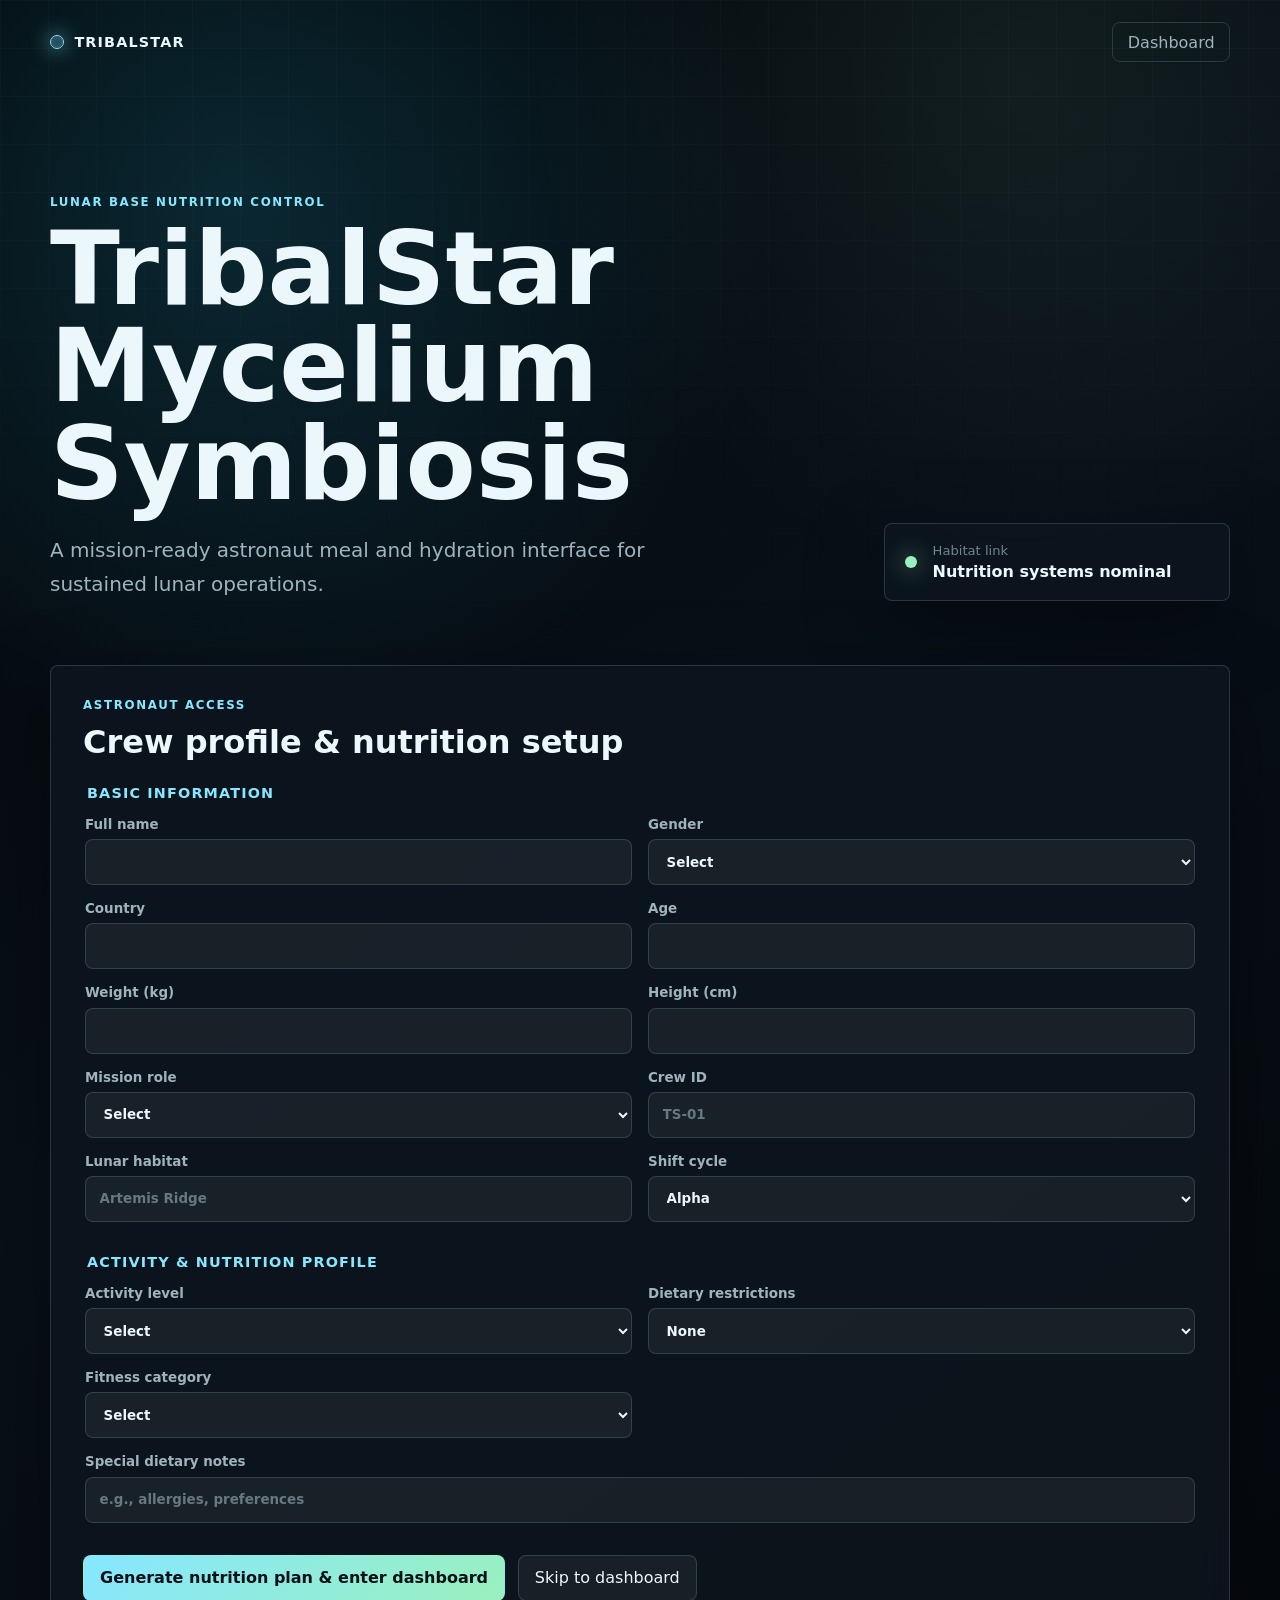
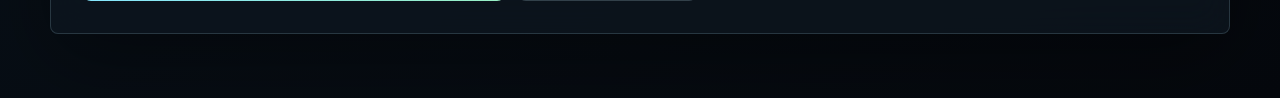
<file: index.html>
<!doctype html>
<html lang="en">
<head>
  <meta charset="utf-8">
  <meta name="viewport" content="width=device-width, initial-scale=1">
  <title>TribalStar Mycelium Symbiosis</title>
  <meta name="description" content="Astronaut profile access for the TribalStar Mycelium Symbiosis lunar-base meal-control system.">
  <link rel="stylesheet" href="styles.css">
  <script src="script.js" defer></script>
</head>
<body data-page="profile">
  <a class="skip-link" href="#profile-form">Skip to profile form</a>

  <header class="site-header">
    <a class="brand-mark" href="index.html" aria-label="TribalStar Mycelium Symbiosis home">
      <span class="brand-symbol" aria-hidden="true"></span>
      <span>TribalStar</span>
    </a>
    <nav class="top-nav" aria-label="Primary navigation">
      <a href="food.html">Dashboard</a>
    </nav>
  </header>

  <main class="landing-shell">
    <section class="hero-grid" aria-labelledby="hero-title">
      <div class="hero-copy">
        <p class="eyebrow">Lunar base nutrition control</p>
        <h1 id="hero-title">TribalStar Mycelium Symbiosis</h1>
        <p class="hero-lede">A mission-ready astronaut meal and hydration interface for sustained lunar operations.</p>
      </div>

      <aside class="mission-status" aria-label="System status">
        <span class="status-light" aria-hidden="true"></span>
        <div>
          <p class="status-label">Habitat link</p>
          <p class="status-value">Nutrition systems nominal</p>
        </div>
      </aside>
    </section>

    <section class="panel profile-panel" aria-labelledby="profile-title">
      <div class="section-heading">
        <p class="eyebrow">Astronaut access</p>
        <h2 id="profile-title">Crew profile & nutrition setup</h2>
      </div>

      <form id="profile-form" class="profile-form">
        <!-- Basic Crew Information -->
        <div class="form-section">
          <fieldset class="form-section">
            <legend>Basic Information</legend>
            <div class="form-grid">
              <label>
                <span>Full name</span>
                <input name="fullName" type="text" autocomplete="name" required>
              </label>

              <label>
                <span>Gender</span>
                <select name="gender" required>
                  <option value="">Select</option>
                  <option>Female</option>
                  <option>Male</option>
                  <option>Non-binary</option>
                  <option>Prefer not to say</option>
                </select>
              </label>

              <label>
                <span>Country</span>
                <input name="country" type="text" autocomplete="country-name" required>
              </label>

              <label>
                <span>Age</span>
                <input name="age" type="number" min="16" max="90" inputmode="numeric" required>
              </label>

              <label>
                <span>Weight (kg)</span>
                <input name="weight" type="number" min="30" max="180" step="0.1" inputmode="decimal" required>
              </label>

              <label>
                <span>Height (cm)</span>
                <input name="height" type="number" min="120" max="230" step="0.1" inputmode="decimal" required>
              </label>

              <label>
                <span>Mission role</span>
                <select name="missionRole" required>
                  <option value="">Select</option>
                  <option>Commander</option>
                  <option>Pilot</option>
                  <option>Mission specialist</option>
                  <option>Flight engineer</option>
                  <option>Medical officer</option>
                  <option>Botany specialist</option>
                </select>
              </label>

              <label>
                <span>Crew ID</span>
                <input name="crewId" type="text" autocomplete="off" placeholder="TS-01">
              </label>

              <label>
                <span>Lunar habitat</span>
                <input name="habitat" type="text" autocomplete="off" placeholder="Artemis Ridge">
              </label>

              <label>
                <span>Shift cycle</span>
                <select name="shiftCycle">
                  <option>Alpha</option>
                  <option>Beta</option>
                  <option>Gamma</option>
                  <option>Delta</option>
                </select>
              </label>
            </div>
          </fieldset>
        </div>

        <!-- Activity Level & Nutrition Preferences -->
        <div class="form-section">
          <fieldset class="form-section">
            <legend>Activity & Nutrition Profile</legend>
            <div class="form-grid">
              <label>
                <span>Activity level</span>
                <select name="activityLevel" required>
                  <option value="">Select</option>
                  <option value="sedentary">Sedentary (minimal EVA)</option>
                  <option value="low">Low Activity (routine operations)</option>
                  <option value="moderate">Moderate (standard missions)</option>
                  <option value="high">High Activity (EVA missions)</option>
                  <option value="very-high">Very High (intense EVA)</option>
                </select>
              </label>

              <label>
                <span>Dietary restrictions</span>
                <select name="dietaryRestrictions">
                  <option value="">None</option>
                  <option>Vegetarian</option>
                  <option>Vegan</option>
                  <option>Gluten-free</option>
                  <option>Nut allergies</option>
                  <option>Other</option>
                </select>
              </label>

              <label>
                <span>Fitness category</span>
                <select name="fitnessCategory" required>
                  <option value="">Select</option>
                  <option value="sedentary">Sedentary</option>
                  <option value="light">Lightly active</option>
                  <option value="moderate">Moderately active</option>
                  <option value="active">Very active</option>
                  <option value="intense">Extremely active</option>
                </select>
              </label>

              <label class="full-width">
                <span>Special dietary notes</span>
                <input name="dietaryNotes" type="text" placeholder="e.g., allergies, preferences">
              </label>
            </div>
          </fieldset>
        </div>

        <div class="form-actions">
          <button class="button primary" type="submit">Generate nutrition plan & enter dashboard</button>
          <a class="button secondary" href="food.html" id="skip-link">Skip to dashboard</a>
        </div>
      </form>

      <p class="saved-state" id="saved-profile-note" hidden>Profile updated. Your personalized nutrition plan is ready.</p>
    </section>
  </main>
</body>
</html>
</file>
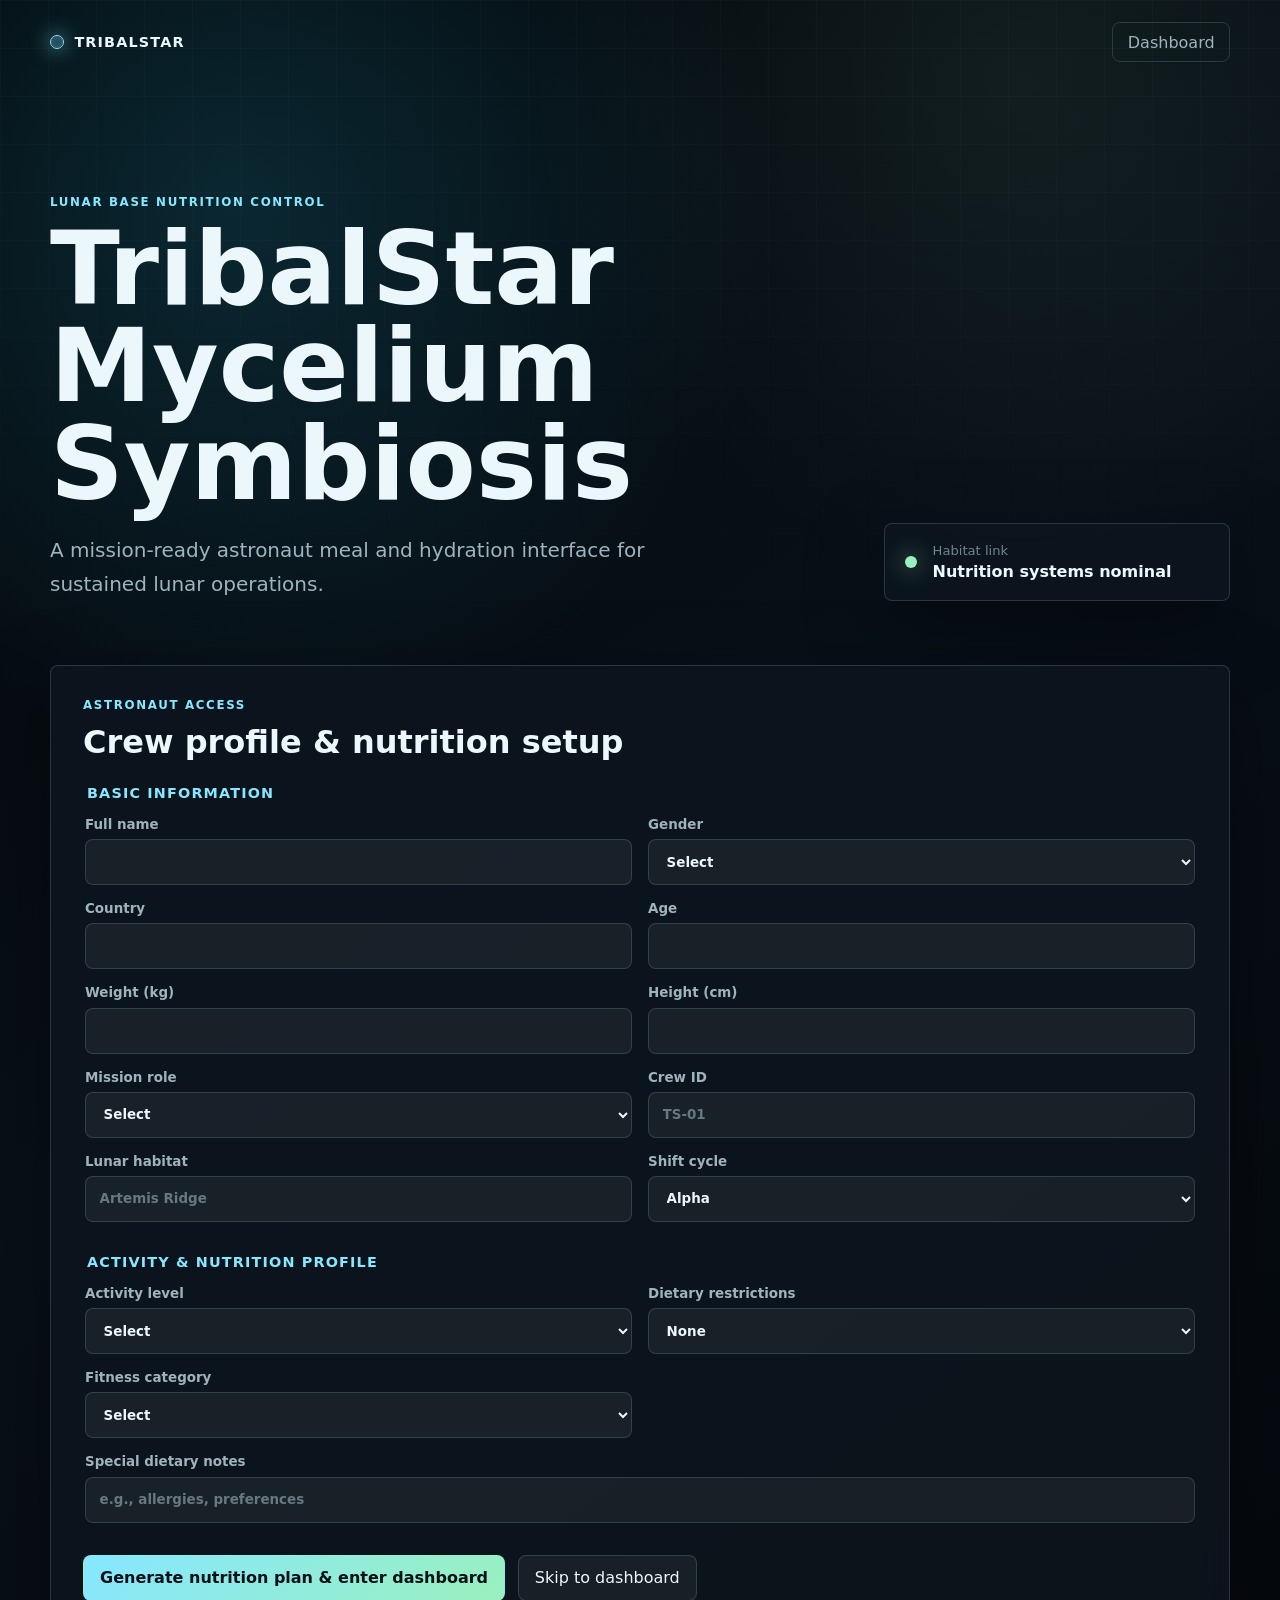
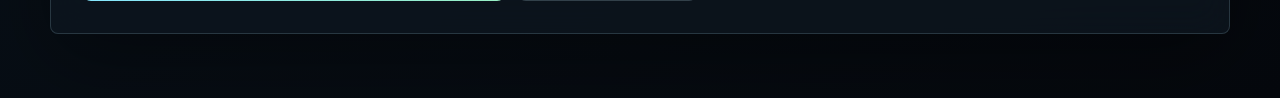
<file: food.html>
<!doctype html>
<html lang="en">
<head>
  <meta charset="utf-8">
  <meta name="viewport" content="width=device-width, initial-scale=1">
  <title>Meal Dashboard | TribalStar Mycelium Symbiosis</title>
  <meta name="description" content="Astronaut meal, hydration, and nutrition dashboard for TribalStar Mycelium Symbiosis.">
  <link rel="stylesheet" href="styles.css">
  <script src="script.js" defer></script>
</head>
<body data-page="dashboard">
  <a class="skip-link" href="#day-plan">Skip to day plan</a>

  <header class="site-header">
    <a class="brand-mark" href="index.html" aria-label="TribalStar Mycelium Symbiosis home">
      <span class="brand-symbol" aria-hidden="true"></span>
      <span>TribalStar</span>
    </a>
    <nav class="top-nav" aria-label="Primary navigation">
      <a href="index.html">Profile</a>
    </nav>
  </header>

  <main class="dashboard-shell">
    <section class="panel profile-card" aria-labelledby="profile-card-title">
      <div class="section-heading">
        <p class="eyebrow">Crew identity</p>
        <h1 id="profile-card-title">Astronaut profile</h1>
      </div>
      <div class="profile-summary" id="profile-summary"></div>
    </section>

    <section class="panel control-panel" aria-labelledby="mode-title">
      <div class="section-heading">
        <p class="eyebrow">Meal mode</p>
        <h2 id="mode-title">Mission day type</h2>
      </div>

      <fieldset class="mode-selector" id="mode-selector">
        <legend class="sr-only">Select meal mode</legend>
        <label><input type="radio" name="mealMode" value="standard"> <span>Standard</span></label>
        <label><input type="radio" name="mealMode" value="low"> <span>Low Activity</span></label>
        <label><input type="radio" name="mealMode" value="high"> <span>High Activity</span></label>
        <label><input type="radio" name="mealMode" value="eva"> <span>EVA</span></label>
      </fieldset>
    </section>

    <section class="panel hydration-panel" aria-labelledby="hydration-title">
      <div class="section-heading">
        <p class="eyebrow">Hydration</p>
        <h2 id="hydration-title">Water intake</h2>
      </div>

      <div class="hydration-meter" aria-live="polite">
        <div class="meter-stats">
          <span id="hydration-consumed">0 ml consumed</span>
          <strong id="hydration-remaining">0 ml remaining</strong>
        </div>
        <div class="water-bar" role="progressbar" aria-valuemin="0" aria-valuemax="100" aria-valuenow="0" id="water-progress">
          <span class="water-fill" id="water-fill"></span>
        </div>
        <p class="microcopy" id="hydration-target">Daily requirement: 0 ml</p>
      </div>

      <form class="hydration-form" id="hydration-form">
        <label>
          <span>Consumed water (ml)</span>
          <input id="water-input" type="number" min="1" step="50" inputmode="numeric" required>
        </label>
        <button class="button primary" type="submit">Add water</button>
        <button class="button secondary" type="button" id="reset-water">Reset</button>
      </form>
    </section>

    <section class="panel future-panel" aria-labelledby="gender-title">
      <div class="section-heading">
        <p class="eyebrow">Expansion slot</p>
        <h2 id="gender-title">Gender-adjusted calorie logic</h2>
      </div>
      <div class="future-slot" id="gender-calorie-slot">
        <span>Adjustment status</span>
        <strong>No adjustment active</strong>
      </div>
    </section>

    <section class="panel future-panel" aria-labelledby="visual-title">
      <div class="section-heading">
        <p class="eyebrow">Food intelligence</p>
        <h2 id="visual-title">3D food visuals and info cards</h2>
      </div>
      <div class="visual-reserve" data-future-module="food-3d-visuals"></div>
      <div class="info-card-reserve" data-future-module="food-detail-cards"></div>
    </section>

    <!-- Replaced weekly schedule with a single Day Plan view -->
    <section class="schedule-section dayplan-section" id="day-plan" aria-labelledby="dayplan-title">
      <div class="dayplan-header">
        <div>
          <p class="eyebrow">Daily nutrition</p>
          <h2 id="dayplan-title">Today’s plan</h2>
          <p id="day-date" class="microcopy"></p>
        </div>
        <div class="day-summary" aria-hidden="false">
          <div class="day-total">
            <div class="day-total-item"><span class="microcopy">Calories</span><strong id="totals-calories">—</strong></div>
            <div class="day-total-item"><span class="microcopy">Protein</span><strong id="totals-protein">—</strong></div>
            <div class="day-total-item"><span class="microcopy">Carbs</span><strong id="totals-carbs">—</strong></div>
          </div>
          <div class="key-micros" id="key-micros"></div>
        </div>
      </div>

      <div id="day-meals" class="day-meals"></div>
    </section>
  </main>
</body>
</html>
</file>
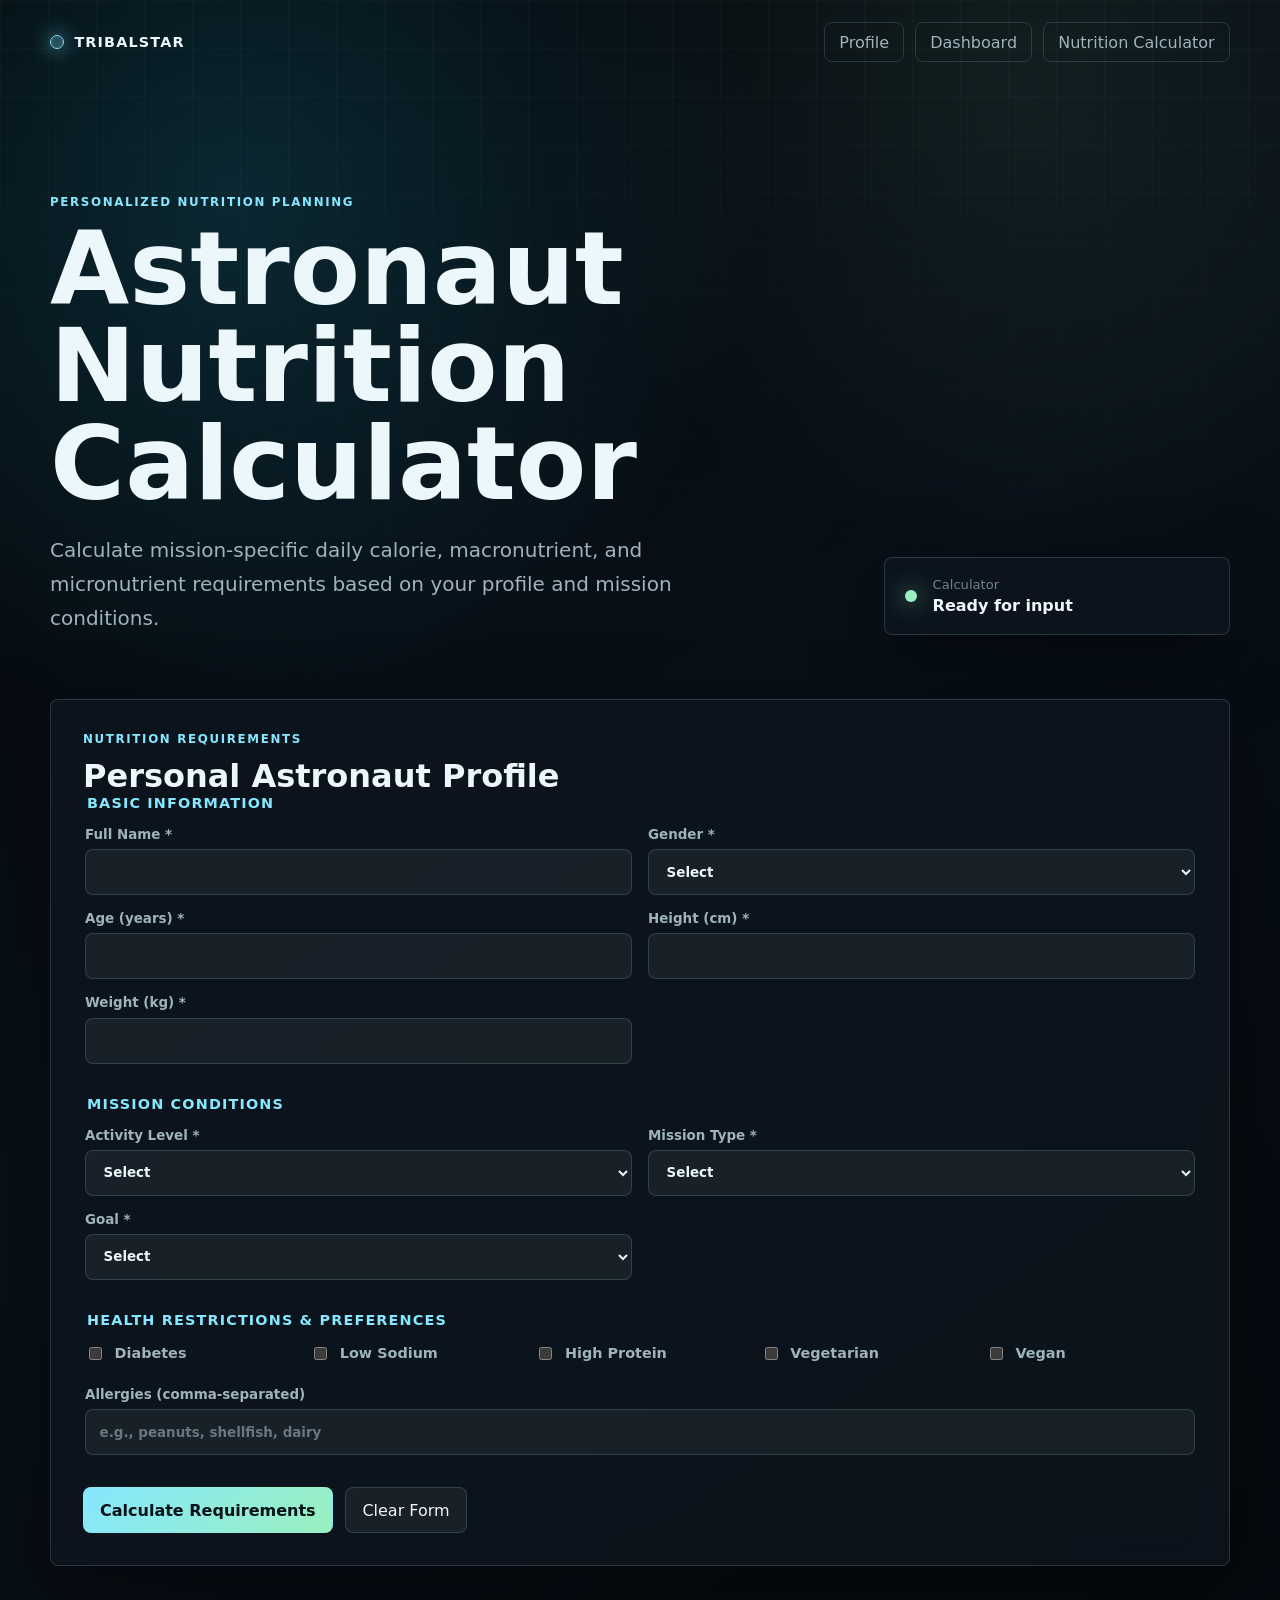
<file: nutrition-calculator.html>
<!doctype html>
<html lang="en">
<head>
  <meta charset="utf-8">
  <meta name="viewport" content="width=device-width, initial-scale=1">
  <title>Nutrition Calculator - TribalStar Mycelium Symbiosis</title>
  <meta name="description" content="Astronaut nutrition requirements calculator based on personal characteristics and mission conditions.">
  <link rel="stylesheet" href="styles.css">
  <script src="nutrition-data.js" defer></script>
  <script src="nutrition-calculator.js" defer></script>
</head>
<body data-page="nutrition-calculator">
  <a class="skip-link" href="#nutrition-form">Skip to nutrition calculator</a>

  <header class="site-header">
    <a class="brand-mark" href="index.html" aria-label="TribalStar Mycelium Symbiosis home">
      <span class="brand-symbol" aria-hidden="true"></span>
      <span>TribalStar</span>
    </a>
    <nav class="top-nav" aria-label="Primary navigation">
      <a href="index.html">Profile</a>
      <a href="food.html">Dashboard</a>
      <a href="nutrition-calculator.html" aria-current="page">Nutrition Calculator</a>
    </nav>
  </header>

  <main class="landing-shell">
    <section class="hero-grid" aria-labelledby="hero-title">
      <div class="hero-copy">
        <p class="eyebrow">Personalized nutrition planning</p>
        <h1 id="hero-title">Astronaut Nutrition Calculator</h1>
        <p class="hero-lede">Calculate mission-specific daily calorie, macronutrient, and micronutrient requirements based on your profile and mission conditions.</p>
      </div>

      <aside class="mission-status" aria-label="System status">
        <span class="status-light" aria-hidden="true"></span>
        <div>
          <p class="status-label">Calculator</p>
          <p class="status-value">Ready for input</p>
        </div>
      </aside>
    </section>

    <section class="panel calculator-panel" aria-labelledby="calc-title">
      <div class="section-heading">
        <p class="eyebrow">Nutrition requirements</p>
        <h2 id="calc-title">Personal Astronaut Profile</h2>
      </div>

      <form id="nutrition-form" class="nutrition-form">
        <!-- Basic Information -->
        <fieldset class="form-section">
          <legend>Basic Information</legend>
          <div class="form-grid">
            <label>
              <span>Full Name *</span>
              <input name="fullName" type="text" autocomplete="name" required>
            </label>

            <label>
              <span>Gender *</span>
              <select name="gender" required>
                <option value="">Select</option>
                <option value="Male">Male</option>
                <option value="Female">Female</option>
              </select>
            </label>

            <label>
              <span>Age (years) *</span>
              <input name="age" type="number" min="16" max="90" inputmode="numeric" required>
            </label>

            <label>
              <span>Height (cm) *</span>
              <input name="height" type="number" min="120" max="230" step="0.1" inputmode="decimal" required>
            </label>

            <label>
              <span>Weight (kg) *</span>
              <input name="weight" type="number" min="30" max="180" step="0.1" inputmode="decimal" required>
            </label>
          </div>
        </fieldset>

        <!-- Mission Conditions -->
        <fieldset class="form-section">
          <legend>Mission Conditions</legend>
          <div class="form-grid">
            <label>
              <span>Activity Level *</span>
              <select name="activityLevel" required>
                <option value="">Select</option>
                <option value="Low">Low Activity (sedentary)</option>
                <option value="Moderate">Moderate Activity (regular exercises)</option>
                <option value="High">High Activity (intense training)</option>
                <option value="EVA Day">EVA Day (Spacewalk)</option>
              </select>
            </label>

            <label>
              <span>Mission Type *</span>
              <select name="missionType" required>
                <option value="">Select</option>
                <option value="Lunar Base">Lunar Base</option>
                <option value="Mars Transit">Mars Transit</option>
                <option value="Mars Surface">Mars Surface</option>
                <option value="Space Station">Space Station (ISS)</option>
              </select>
            </label>

            <label>
              <span>Goal *</span>
              <select name="goal" required>
                <option value="">Select</option>
                <option value="Maintain Weight">Maintain Weight</option>
                <option value="Gain Muscle">Gain Muscle</option>
                <option value="Lose Fat">Lose Fat</option>
              </select>
            </label>
          </div>
        </fieldset>

        <!-- Health Restrictions -->
        <fieldset class="form-section">
          <legend>Health Restrictions & Preferences</legend>
          <div class="checkbox-grid">
            <label class="checkbox-label">
              <input type="checkbox" name="restrictions" value="Diabetes">
              <span>Diabetes</span>
            </label>
            <label class="checkbox-label">
              <input type="checkbox" name="restrictions" value="Low Sodium">
              <span>Low Sodium</span>
            </label>
            <label class="checkbox-label">
              <input type="checkbox" name="restrictions" value="High Protein">
              <span>High Protein</span>
            </label>
            <label class="checkbox-label">
              <input type="checkbox" name="restrictions" value="Vegetarian">
              <span>Vegetarian</span>
            </label>
            <label class="checkbox-label">
              <input type="checkbox" name="restrictions" value="Vegan">
              <span>Vegan</span>
            </label>
          </div>

          <label class="full-width">
            <span>Allergies (comma-separated)</span>
            <input name="allergies" type="text" placeholder="e.g., peanuts, shellfish, dairy">
          </label>
        </fieldset>

        <div class="form-actions">
          <button class="button primary" type="submit">Calculate Requirements</button>
          <button class="button secondary" type="reset">Clear Form</button>
        </div>
      </form>
    </section>

    <!-- Results Section -->
    <section class="panel results-panel" id="results-section" hidden aria-labelledby="results-title">
      <div class="section-heading">
        <p class="eyebrow">Personalized Nutrition Plan</p>
        <h2 id="results-title">Daily Nutritional Requirements</h2>
      </div>

      <!-- Astronaut Info Summary -->
      <div class="astronaut-summary" id="astronaut-summary"></div>

      <!-- Daily Energy Requirements -->
      <div class="requirements-grid">
        <div class="requirement-card energy-card">
          <h3>Daily Calories</h3>
          <div class="requirement-value" id="daily-calories">—</div>
          <p class="requirement-label">kcal/day</p>
          <div class="calculation-note" id="calories-note"></div>
        </div>

        <div class="requirement-card">
          <h3>Protein</h3>
          <div class="requirement-value" id="daily-protein">—</div>
          <p class="requirement-label">grams/day</p>
          <p class="requirement-mini" id="protein-mini"></p>
        </div>

        <div class="requirement-card">
          <h3>Carbohydrates</h3>
          <div class="requirement-value" id="daily-carbs">—</div>
          <p class="requirement-label">grams/day</p>
          <p class="requirement-mini" id="carbs-mini"></p>
        </div>

        <div class="requirement-card">
          <h3>Fat</h3>
          <div class="requirement-value" id="daily-fat">—</div>
          <p class="requirement-label">grams/day</p>
          <p class="requirement-mini" id="fat-mini"></p>
        </div>

        <div class="requirement-card water-card">
          <h3>Water Intake</h3>
          <div class="requirement-value" id="daily-water">—</div>
          <p class="requirement-label">liters/day</p>
          <div class="calculation-note" id="water-note"></div>
        </div>

        <div class="requirement-card fiber-card">
          <h3>Fiber</h3>
          <div class="requirement-value" id="daily-fiber">—</div>
          <p class="requirement-label">grams/day</p>
        </div>
      </div>

      <!-- Macronutrient Breakdown -->
      <div class="macro-breakdown">
        <h3>Macronutrient Distribution</h3>
        <div class="macro-visual" id="macro-visual"></div>
      </div>

      <!-- Micronutrient Targets -->
      <div class="micronutrient-section">
        <h3>Micronutrient Targets</h3>
        <div class="micronutrient-grid" id="micronutrient-grid"></div>
      </div>

      <!-- Health Warnings -->
      <div id="warnings-container"></div>

      <!-- Download & Save Actions -->
      <div class="results-actions">
        <button class="button primary" type="button" id="save-results-btn">Save to Profile</button>
        <button class="button secondary" type="button" id="download-results-btn">Download Report</button>
        <a class="button secondary" href="food.html">View Meal Dashboard</a>
      </div>
    </section>
  </main>
</body>
</html>
</file>
<file: styles.css>
:root {
  color-scheme: dark;
  --bg: #05090d;
  --bg-soft: #0a1118;
  --panel: rgba(13, 23, 31, 0.78);
  --panel-strong: rgba(17, 29, 39, 0.92);
  --line: rgba(169, 213, 232, 0.18);
  --line-bright: rgba(145, 232, 255, 0.34);
  --text: #ecf7fb;
  --muted: #9fb3bd;
  --subtle: #6f858f;
  --cyan: #86e7ff;
  --cyan-strong: #28c8ef;
  --green: #9af0be;
  --amber: #f6c06a;
  --danger: #ff8a8a;
  --shadow: 0 24px 80px rgba(0, 0, 0, 0.38);
  --radius: 8px;
  --font: Inter, ui-sans-serif, system-ui, -apple-system, BlinkMacSystemFont, "Segoe UI", sans-serif;
}

* {
  box-sizing: border-box;
}

html {
  scroll-behavior: smooth;
}

body {
  min-height: 100vh;
  margin: 0;
  font-family: var(--font);
  color: var(--text);
  background:
    radial-gradient(circle at 18% 12%, rgba(40, 200, 239, 0.16), transparent 30%),
    radial-gradient(circle at 80% 5%, rgba(154, 240, 190, 0.08), transparent 26%),
    linear-gradient(145deg, #030609 0%, #081018 48%, #05080d 100%);
}

body::before {
  position: fixed;
  inset: 0;
  z-index: -1;
  content: "";
  background-image:
    linear-gradient(rgba(255, 255, 255, 0.035) 1px, transparent 1px),
    linear-gradient(90deg, rgba(255, 255, 255, 0.035) 1px, transparent 1px);
  background-size: 48px 48px;
  mask-image: linear-gradient(to bottom, rgba(0, 0, 0, 0.7), transparent 82%);
}

a {
  color: inherit;
  text-decoration: none;
}

button,
input,
select {
  font: inherit;
}

.skip-link {
  position: absolute;
  left: 1rem;
  top: -4rem;
  z-index: 10;
  padding: 0.7rem 1rem;
  color: #021017;
  background: var(--cyan);
  border-radius: var(--radius);
  transition: top 180ms ease;
}

.skip-link:focus {
  top: 1rem;
}

.site-header {
  display: flex;
  align-items: center;
  justify-content: space-between;
  width: min(1180px, calc(100% - 32px));
  margin: 0 auto;
  padding: 22px 0;
}

.brand-mark,
.top-nav {
  display: flex;
  align-items: center;
  gap: 0.65rem;
}

.brand-mark {
  color: var(--text);
  font-size: 0.9rem;
  font-weight: 700;
  letter-spacing: 0.08em;
  text-transform: uppercase;
}

.brand-symbol {
  width: 14px;
  height: 14px;
  border: 1px solid var(--cyan);
  border-radius: 50%;
  box-shadow: 0 0 20px rgba(134, 231, 255, 0.75), inset 0 0 12px rgba(134, 231, 255, 0.45);
}

.top-nav a {
  min-height: 38px;
  padding: 0.6rem 0.9rem;
  color: var(--muted);
  border: 1px solid var(--line);
  border-radius: var(--radius);
  transition: border-color 180ms ease, color 180ms ease, background 180ms ease;
}

.top-nav a:hover,
.top-nav a:focus-visible {
  color: var(--text);
  background: rgba(134, 231, 255, 0.08);
  border-color: var(--line-bright);
}

.landing-shell,
.dashboard-shell {
  width: min(1180px, calc(100% - 32px));
  margin: 0 auto;
}

.landing-shell {
  padding: 34px 0 64px;
}

.hero-grid {
  display: grid;
  grid-template-columns: minmax(0, 1.4fr) minmax(280px, 0.6fr);
  gap: 28px;
  align-items: end;
  min-height: 42vh;
  padding: clamp(2rem, 6vw, 5rem) 0 2rem;
}

.hero-copy h1 {
  max-width: 820px;
  margin: 0;
  font-size: clamp(2.8rem, 8vw, 6.7rem);
  line-height: 0.95;
  letter-spacing: 0;
}

.hero-lede {
  max-width: 680px;
  margin: 1.3rem 0 0;
  color: var(--muted);
  font-size: clamp(1rem, 2vw, 1.25rem);
  line-height: 1.7;
}

.eyebrow {
  margin: 0 0 0.7rem;
  color: var(--cyan);
  font-size: 0.74rem;
  font-weight: 700;
  letter-spacing: 0.14em;
  text-transform: uppercase;
}

.mission-status,
.panel {
  border: 1px solid var(--line);
  border-radius: var(--radius);
  background: var(--panel);
  box-shadow: var(--shadow);
  backdrop-filter: blur(18px);
}

.mission-status {
  display: flex;
  gap: 1rem;
  align-items: center;
  padding: 1.2rem;
}

.status-light {
  flex: 0 0 auto;
  width: 12px;
  height: 12px;
  border-radius: 50%;
  background: var(--green);
  box-shadow: 0 0 22px rgba(154, 240, 190, 0.72);
}

.status-label,
.status-value,
.microcopy {
  margin: 0;
}

.status-label,
.microcopy {
  color: var(--subtle);
  font-size: 0.82rem;
}

.status-value {
  margin-top: 0.2rem;
  color: var(--text);
  font-weight: 700;
}

.panel {
  padding: clamp(1.2rem, 3vw, 2rem);
  margin-top: 2rem;
}

.section-heading h1,
.section-heading h2,
.schedule-heading h2 {
  margin: 0;
  font-size: clamp(1.45rem, 3vw, 2rem);
  letter-spacing: 0;
}

.profile-form {
  margin-top: 1.5rem;
}

.form-grid {
  display: grid;
  grid-template-columns: repeat(2, minmax(0, 1fr));
  gap: 1rem;
}

.form-section {
  margin-bottom: 2rem;
  border: none;
  padding: 0;
}

.form-section legend {
  font-size: 0.9rem;
  font-weight: 700;
  color: var(--cyan);
  margin-bottom: 1rem;
  text-transform: uppercase;
  letter-spacing: 0.08em;
}

label {
  display: grid;
  gap: 0.45rem;
  color: var(--muted);
  font-size: 0.84rem;
  font-weight: 700;
}

label.full-width {
  grid-column: 1 / -1;
}

label.checkbox-label {
  display: flex;
  align-items: center;
  gap: 0.6rem;
  font-size: 0.9rem;
  cursor: pointer;
}

label.checkbox-label input {
  width: auto;
  min-height: 0;
  cursor: pointer;
}

.checkbox-grid {
  display: grid;
  grid-template-columns: repeat(auto-fit, minmax(150px, 1fr));
  gap: 1rem;
  margin-bottom: 1.5rem;
}

input,
select {
  min-height: 46px;
  width: 100%;
  color: var(--text);
  background: rgba(255, 255, 255, 0.055);
  border: 1px solid var(--line);
  border-radius: var(--radius);
  outline: none;
  padding: 0.75rem 0.85rem;
  transition: border-color 180ms ease, box-shadow 180ms ease, background 180ms ease;
}

select {
  color: var(--text);
}

option {
  color: #061017;
}

input:focus,
select:focus {
  background: rgba(255, 255, 255, 0.075);
  border-color: var(--cyan);
  box-shadow: 0 0 0 3px rgba(134, 231, 255, 0.12);
}

::placeholder {
  color: rgba(159, 179, 189, 0.6);
}

.form-actions,
.hydration-form,
.results-actions {
  display: flex;
  flex-wrap: wrap;
  gap: 0.8rem;
  align-items: end;
  margin-top: 1.3rem;
}

.results-actions {
  margin-top: 2rem;
  padding-top: 2rem;
  border-top: 1px solid var(--line);
}

.button {
  display: inline-flex;
  align-items: center;
  justify-content: center;
  min-height: 46px;
  padding: 0.78rem 1rem;
  color: var(--text);
  border: 1px solid transparent;
  border-radius: var(--radius);
  cursor: pointer;
  transition: transform 180ms ease, border-color 180ms ease, background 180ms ease;
}

.button:hover,
.button:focus-visible {
  transform: translateY(-1px);
}

.button.primary {
  color: #021017;
  background: linear-gradient(135deg, var(--cyan), var(--green));
  font-weight: 800;
}

.button.secondary {
  color: var(--text);
  background: rgba(255, 255, 255, 0.055);
  border-color: var(--line);
}

.button.secondary:hover,
.button.secondary:focus-visible {
  border-color: var(--line-bright);
}

.saved-state {
  margin: 1rem 0 0;
  color: var(--green);
  font-weight: 700;
}

/* Calculator Styles */
.calculator-panel {
  margin-top: 2rem;
}

.results-panel {
  margin-top: 2rem;
}

.astronaut-summary {
  margin-bottom: 2rem;
}

.summary-grid {
  display: grid;
  grid-template-columns: repeat(auto-fit, minmax(150px, 1fr));
  gap: 1rem;
}

.summary-item {
  padding: 1rem;
  border: 1px solid var(--line);
  border-radius: var(--radius);
  background: rgba(255, 255, 255, 0.04);
}

.summary-item span {
  display: block;
  font-size: 0.72rem;
  font-weight: 700;
  color: var(--subtle);
  text-transform: uppercase;
  letter-spacing: 0.08em;
  margin-bottom: 0.4rem;
}

.summary-item strong {
  display: block;
  font-size: 1rem;
  color: var(--text);
}

.requirements-grid {
  display: grid;
  grid-template-columns: repeat(auto-fit, minmax(200px, 1fr));
  gap: 1.2rem;
  margin: 2rem 0;
}

.requirement-card {
  padding: 1.5rem;
  border: 1px solid var(--line);
  border-radius: var(--radius);
  background: rgba(255, 255, 255, 0.04);
  text-align: center;
  transition: border-color 180ms ease, background 180ms ease;
}

.requirement-card:hover {
  border-color: var(--line-bright);
  background: rgba(255, 255, 255, 0.06);
}

.requirement-card.energy-card {
  border-color: var(--amber);
  background: rgba(246, 192, 106, 0.08);
}

.requirement-card.water-card {
  border-color: var(--cyan);
  background: rgba(134, 231, 255, 0.08);
}

.requirement-card.fiber-card {
  border-color: var(--green);
  background: rgba(154, 240, 190, 0.08);
}

.requirement-card h3 {
  margin: 0 0 0.8rem;
  font-size: 0.9rem;
  text-transform: uppercase;
  letter-spacing: 0.08em;
  color: var(--cyan);
}

.requirement-value {
  font-size: 2.2rem;
  font-weight: 800;
  color: var(--text);
  margin: 0.5rem 0;
}

.requirement-label {
  margin: 0.4rem 0 0;
  font-size: 0.75rem;
  color: var(--subtle);
  text-transform: uppercase;
}

.requirement-mini {
  margin: 0.5rem 0 0;
  font-size: 0.75rem;
  color: var(--muted);
}

.calculation-note {
  margin-top: 0.8rem;
  padding-top: 0.8rem;
  border-top: 1px solid rgba(169, 213, 232, 0.2);
}

.calculation-note small {
  font-size: 0.7rem;
  color: var(--subtle);
  line-height: 1.4;
}

.macro-breakdown {
  margin: 2rem 0;
  padding: 1.5rem;
  border: 1px solid var(--line);
  border-radius: var(--radius);
  background: rgba(255, 255, 255, 0.04);
}

.macro-breakdown h3 {
  margin: 0 0 1.2rem;
  font-size: 1.1rem;
  font-weight: 700;
}

.macro-bars {
  display: grid;
  gap: 1.2rem;
}

.macro-bar-item {
  display: grid;
  grid-template-columns: 80px 1fr 60px;
  gap: 1rem;
  align-items: center;
}

.bar-label {
  font-size: 0.85rem;
  font-weight: 700;
  color: var(--muted);
}

.bar-container {
  height: 24px;
  border-radius: 999px;
  background: rgba(255, 255, 255, 0.06);
  overflow: hidden;
  border: 1px solid var(--line);
}

.bar-fill {
  height: 100%;
  transition: width 400ms ease;
}

.protein-bar {
  background: linear-gradient(90deg, #ff8a8a, #ff6b6b);
}

.carbs-bar {
  background: linear-gradient(90deg, #86e7ff, #28c8ef);
}

.fat-bar {
  background: linear-gradient(90deg, #f6c06a, #e6a944);
}

.bar-value {
  text-align: right;
  font-size: 0.8rem;
  font-weight: 700;
  color: var(--text);
}

.micronutrient-section {
  margin: 2rem 0;
}

.micronutrient-section h3 {
  margin: 0 0 1rem;
  font-size: 1.1rem;
  font-weight: 700;
}

.micronutrient-grid {
  display: grid;
  grid-template-columns: repeat(auto-fit, minmax(160px, 1fr));
  gap: 1rem;
}

.micronutrient-item {
  padding: 1rem;
  border: 1px solid var(--line);
  border-radius: var(--radius);
  background: rgba(255, 255, 255, 0.03);
}

.micro-label {
  display: block;
  font-size: 0.75rem;
  color: var(--subtle);
  text-transform: uppercase;
  letter-spacing: 0.08em;
  margin-bottom: 0.4rem;
}

.micro-value {
  display: block;
  font-size: 1.3rem;
  font-weight: 700;
  color: var(--text);
}

.alert {
  padding: 1rem 1.2rem;
  margin: 1rem 0;
  border-radius: var(--radius);
  border-left: 4px solid;
}

.alert-success {
  background: rgba(154, 240, 190, 0.1);
  border-left-color: var(--green);
  color: var(--green);
}

.alert-warning {
  background: rgba(246, 192, 106, 0.1);
  border-left-color: var(--amber);
  color: var(--amber);
}

.alert-critical {
  background: rgba(255, 138, 138, 0.1);
  border-left-color: var(--danger);
  color: var(--danger);
}

.alert-info {
  background: rgba(134, 231, 255, 0.1);
  border-left-color: var(--cyan);
  color: var(--cyan);
}

.dashboard-shell {
  display: grid;
  grid-template-columns: repeat(12, minmax(0, 1fr));
  gap: 1rem;
  padding: 28px 0 64px;
}

.profile-card {
  grid-column: span 12;
}

.control-panel,
.hydration-panel,
.future-panel {
  grid-column: span 6;
}

.profile-summary {
  display: grid;
  grid-template-columns: repeat(4, minmax(0, 1fr));
  gap: 0.8rem;
  margin-top: 1.2rem;
}

.profile-fact,
.future-slot {
  min-height: 72px;
  padding: 0.9rem;
  border: 1px solid rgba(169, 213, 232, 0.13);
  border-radius: var(--radius);
  background: rgba(255, 255, 255, 0.04);
}

.profile-fact span,
.future-slot span {
  display: block;
  color: var(--subtle);
  font-size: 0.72rem;
  font-weight: 700;
  letter-spacing: 0.08em;
  text-transform: uppercase;
}

.profile-fact strong,
.future-slot strong {
  display: block;
  margin-top: 0.35rem;
  overflow-wrap: anywhere;
  font-size: 1rem;
}

.mode-selector {
  display: grid;
  grid-template-columns: repeat(4, minmax(0, 1fr));
  gap: 0.55rem;
  margin: 1.2rem 0 0;
  padding: 0;
  border: 0;
}

.mode-selector label {
  position: relative;
  display: block;
  min-width: 0;
}

.mode-selector input {
  position: absolute;
  opacity: 0;
  pointer-events: none;
}

.mode-selector span {
  display: flex;
  align-items: center;
  justify-content: center;
  min-height: 44px;
  padding: 0.7rem 0.55rem;
  color: var(--muted);
  border: 1px solid var(--line);
  border-radius: var(--radius);
  background: rgba(255, 255, 255, 0.04);
  text-align: center;
  transition: color 180ms ease, border-color 180ms ease, background 180ms ease, box-shadow 180ms ease;
}

.mode-selector input:checked + span {
  color: #031016;
  background: var(--cyan);
  border-color: var(--cyan);
  box-shadow: 0 0 24px rgba(134, 231, 255, 0.24);
}

.meter-stats {
  display: flex;
  justify-content: space-between;
  gap: 1rem;
  margin: 1.1rem 0 0.75rem;
  color: var(--muted);
}

.meter-stats strong {
  color: var(--text);
}

.water-bar {
  position: relative;
  height: 16px;
  overflow: hidden;
  border: 1px solid var(--line);
  border-radius: 999px;
  background: rgba(255, 255, 255, 0.06);
}

.water-fill {
  position: absolute;
  inset: 0 auto 0 0;
  width: 0%;
  border-radius: inherit;
  background: linear-gradient(90deg, var(--cyan-strong), var(--green));
  box-shadow: 0 0 18px rgba(134, 231, 255, 0.32);
  transition: width 420ms ease;
}

.hydration-form {
  align-items: end;
}

.hydration-form label {
  min-width: min(100%, 240px);
}

.visual-reserve,
.info-card-reserve {
  min-height: 112px;
  margin-top: 1rem;
  border: 1px dashed rgba(145, 232, 255, 0.28);
  border-radius: var(--radius);
  background: linear-gradient(135deg, rgba(134, 231, 255, 0.055), rgba(154, 240, 190, 0.035));
}

.info-card-reserve {
  min-height: 72px;
}

.schedule-section {
  grid-column: span 12;
  padding-top: 1rem;
}

.schedule-heading {
  display: flex;
  align-items: end;
  justify-content: space-between;
  gap: 1rem;
  margin-bottom: 1rem;
}

.active-plan-title {
  margin: 0;
  color: var(--amber);
  font-weight: 800;
}

.weekly-grid {
  display: grid;
  grid-template-columns: repeat(7, minmax(260px, 1fr));
  gap: 1rem;
  overflow-x: auto;
  padding-bottom: 0.5rem;
}

.day-column {
  min-width: 260px;
  padding-top: 0.85rem;
  border-top: 1px solid var(--line-bright);
}

.day-heading {
  display: flex;
  align-items: center;
  justify-content: space-between;
  gap: 0.7rem;
  margin-bottom: 0.75rem;
}

.day-heading h3 {
  margin: 0;
  font-size: 1.02rem;
}

.total-pill {
  color: #031016;
  background: var(--amber);
  border-radius: 999px;
  padding: 0.28rem 0.55rem;
  font-size: 0.74rem;
  font-weight: 900;
  white-space: nowrap;
}

.total-row {
  display: grid;
  grid-template-columns: repeat(3, 1fr);
  gap: 0.35rem;
  margin-bottom: 0.75rem;
  color: var(--muted);
  font-size: 0.76rem;
}

.meal-block {
  margin-bottom: 0.65rem;
  padding: 0.85rem;
  border: 1px solid var(--line);
  border-radius: var(--radius);
  background: rgba(10, 17, 24, 0.82);
  transition: border-color 180ms ease, transform 180ms ease, background 180ms ease;
}

.meal-block:hover {
  transform: translateY(-1px);
  border-color: var(--line-bright);
  background: rgba(15, 27, 37, 0.92);
}

.meal-type {
  margin: 0 0 0.3rem;
  color: var(--cyan);
  font-size: 0.72rem;
  font-weight: 800;
  letter-spacing: 0.08em;
  text-transform: uppercase;
}

.meal-name {
  margin: 0 0 0.75rem;
  line-height: 1.35;
  font-weight: 800;
}

.macro-grid {
  display: grid;
  grid-template-columns: repeat(2, minmax(0, 1fr));
  gap: 0.35rem;
}

.macro {
  min-height: 44px;
  padding: 0.45rem;
  border-radius: var(--radius);
  background: rgba(255, 255, 255, 0.045);
}

.macro span {
  display: block;
  color: var(--subtle);
  font-size: 0.68rem;
  font-weight: 800;
  text-transform: uppercase;
}

.macro strong {
  display: block;
  margin-top: 0.12rem;
  font-size: 0.9rem;
}

/* Micronutrient Display Styles */
.micronutrient-badges {
  display: grid;
  grid-template-columns: repeat(auto-fit, minmax(110px, 1fr));
  gap: 0.5rem;
  margin-top: 0.65rem;
  padding-top: 0.65rem;
  border-top: 1px solid rgba(169, 213, 232, 0.15);
}

.micro-badge {
  display: flex;
  align-items: center;
  gap: 0.35rem;
  padding: 0.4rem 0.6rem;
  border-radius: 999px;
  background: rgba(255, 255, 255, 0.06);
  border: 1px solid rgba(169, 213, 232, 0.22);
  font-size: 0.7rem;
  font-weight: 700;
  transition: background 180ms ease, border-color 180ms ease;
}

.micro-badge:hover {
  background: rgba(255, 255, 255, 0.09);
  border-color: rgba(169, 213, 232, 0.38);
}

.micro-badge-icon {
  display: inline-block;
  font-size: 0.85rem;
}

.micro-badge-value {
  display: block;
  color: var(--text);
  font-weight: 800;
}

.micro-badge-unit {
  display: block;
  color: var(--subtle);
  font-size: 0.65rem;
  font-weight: 600;
}

/* Daily micronutrient summary */
.daily-micronutrient-summary {
  grid-column: span 12;
  margin-bottom: 2rem;
}

.micronutrient-overview {
  display: grid;
  grid-template-columns: repeat(auto-fit, minmax(180px, 1fr));
  gap: 1rem;
}

.micronutrient-card {
  padding: 1rem;
  border: 1px solid var(--line);
  border-radius: var(--radius);
  background: rgba(255, 255, 255, 0.04);
  transition: border-color 180ms ease, background 180ms ease;
}

.micronutrient-card:hover {
  border-color: var(--line-bright);
  background: rgba(255, 255, 255, 0.06);
}

.micronutrient-card.adequate {
  border-color: var(--green);
  background: rgba(154, 240, 190, 0.08);
}

.micronutrient-card.borderline {
  border-color: var(--amber);
  background: rgba(246, 192, 106, 0.08);
}

.micronutrient-card.deficient {
  border-color: var(--danger);
  background: rgba(255, 138, 138, 0.08);
}

.micronutrient-card.excess {
  border-color: var(--cyan);
  background: rgba(134, 231, 255, 0.08);
}

.micronutrient-card-header {
  display: flex;
  align-items: center;
  gap: 0.6rem;
  margin-bottom: 0.8rem;
}

.micronutrient-card-icon {
  font-size: 1.8rem;
}

.micronutrient-card-label {
  flex: 1;
  font-size: 0.82rem;
  font-weight: 700;
  text-transform: uppercase;
  letter-spacing: 0.08em;
  color: var(--muted);
}

.micronutrient-card-status {
  font-size: 1.2rem;
  font-weight: 800;
}

.micronutrient-card-value {
  display: block;
  font-size: 1.8rem;
  font-weight: 800;
  color: var(--text);
  margin: 0.4rem 0;
}

.micronutrient-card-target {
  display: block;
  font-size: 0.72rem;
  color: var(--subtle);
  margin-top: 0.6rem;
  padding-top: 0.6rem;
  border-top: 1px solid rgba(169, 213, 232, 0.2);
}

.micronutrient-progress {
  height: 6px;
  background: rgba(255, 255, 255, 0.1);
  border-radius: 999px;
  margin-top: 0.6rem;
  overflow: hidden;
}

.micronutrient-progress-fill {
  height: 100%;
  background: linear-gradient(90deg, var(--cyan-strong), var(--green));
  border-radius: inherit;
  transition: width 400ms ease;
}

.micronutrient-progress.deficient .micronutrient-progress-fill {
  background: linear-gradient(90deg, #ff8a8a, #ff6b6b);
}

.micronutrient-progress.borderline .micronutrient-progress-fill {
  background: linear-gradient(90deg, #f6c06a, #e6a944);
}

.micronutrient-progress.excess .micronutrient-progress-fill {
  background: linear-gradient(90deg, #86e7ff, #28c8ef);
}

/* Meal block micronutrient display */
.meal-block .micronutrient-badges {
  margin-top: 0.5rem;
}

.meal-block .micro-badge {
  padding: 0.35rem 0.5rem;
  font-size: 0.65rem;
}

/* Key micronutrients in header */
.key-micros {
  display: grid;
  grid-template-columns: repeat(auto-fit, minmax(100px, 1fr));
  gap: 0.6rem;
  margin-top: 1rem;
  padding-top: 1rem;
  border-top: 1px solid var(--line);
}

.key-micro-item {
  text-align: center;
  padding: 0.6rem;
  border-radius: var(--radius);
  background: rgba(255, 255, 255, 0.04);
  border: 1px solid rgba(169, 213, 232, 0.15);
}

.key-micro-icon {
  display: block;
  font-size: 1.6rem;
  margin-bottom: 0.3rem;
}

.key-micro-value {
  display: block;
  font-size: 1.1rem;
  font-weight: 800;
  color: var(--text);
  margin-bottom: 0.2rem;
}

.key-micro-label {
  display: block;
  font-size: 0.65rem;
  color: var(--subtle);
  text-transform: uppercase;
  letter-spacing: 0.07em;
}

/* Day plan header improvements */
.dayplan-header {
  display: grid;
  grid-template-columns: 1fr auto;
  gap: 2rem;
  align-items: start;
  margin-bottom: 1.5rem;
  padding-bottom: 1.5rem;
  border-bottom: 1px solid var(--line);
}

.day-summary {
  display: grid;
  gap: 1rem;
}

.day-total {
  display: grid;
  grid-template-columns: repeat(3, 1fr);
  gap: 0.8rem;
}

.day-total-item {
  padding: 0.8rem;
  border: 1px solid var(--line);
  border-radius: var(--radius);
  background: rgba(255, 255, 255, 0.04);
  text-align: center;
}

.day-total-item .microcopy {
  margin-bottom: 0.4rem;
}

.day-total-item strong {
  display: block;
  font-size: 1.5rem;
  font-weight: 800;
  color: var(--amber);
}

/* Day meals layout */
.day-meals {
  display: grid;
  grid-template-columns: repeat(auto-fit, minmax(300px, 1fr));
  gap: 1rem;
}

.day-meal-item {
  padding: 1rem;
  border: 1px solid var(--line);
  border-radius: var(--radius);
  background: rgba(10, 17, 24, 0.82);
  transition: border-color 180ms ease, transform 180ms ease, background 180ms ease;
}

.day-meal-item:hover {
  transform: translateY(-2px);
  border-color: var(--line-bright);
  background: rgba(15, 27, 37, 0.92);
}

/* Micronutrient status banner */
.micronutrient-status-banner {
  display: grid;
  grid-template-columns: repeat(auto-fit, minmax(140px, 1fr));
  gap: 0.8rem;
  padding: 1rem;
  margin: 1.5rem 0;
  border-radius: var(--radius);
  background: rgba(255, 255, 255, 0.02);
  border: 1px dashed var(--line);
}

.status-indicator {
  display: flex;
  align-items: center;
  gap: 0.6rem;
  padding: 0.6rem;
  border-radius: 6px;
  background: rgba(255, 255, 255, 0.04);
}

.status-emoji {
  font-size: 1.4rem;
}

.status-text {
  font-size: 0.75rem;
  font-weight: 700;
  text-transform: uppercase;
  letter-spacing: 0.07em;
}

.status-text strong {
  display: block;
  color: var(--text);
  font-size: 1rem;
  margin-top: 0.2rem;
}

.sr-only {
  position: absolute;
  width: 1px;
  height: 1px;
  overflow: hidden;
  clip: rect(0, 0, 0, 0);
  white-space: nowrap;
}

@media (max-width: 920px) {
  .hero-grid,
  .form-grid,
  .summary-grid,
  .requirements-grid {
    grid-template-columns: 1fr;
  }

  .control-panel,
  .hydration-panel,
  .future-panel {
    grid-column: span 12;
  }

  .profile-summary {
    grid-template-columns: repeat(2, minmax(0, 1fr));
  }

  .mode-selector {
    grid-template-columns: repeat(2, minmax(0, 1fr));
  }

  .dayplan-header {
    grid-template-columns: 1fr;
    gap: 1rem;
  }

  .day-summary {
    order: -1;
  }

  .micronutrient-overview,
  .micronutrient-status-banner {
    grid-template-columns: repeat(2, 1fr);
  }
}

@media (max-width: 640px) {
  .site-header,
  .landing-shell,
  .dashboard-shell {
    width: min(100% - 24px, 1180px);
  }

  .site-header {
    padding: 16px 0;
  }

  .hero-grid {
    min-height: auto;
    padding-top: 2rem;
  }

  .panel {
    padding: 1rem;
  }

  .profile-summary,
  .mode-selector,
  .total-row,
  .summary-grid,
  .requirements-grid,
  .micronutrient-grid {
    grid-template-columns: 1fr;
  }

  .schedule-heading,
  .meter-stats {
    align-items: flex-start;
    flex-direction: column;
  }

  .weekly-grid {
    grid-template-columns: 1fr;
    overflow: visible;
  }

  .day-column {
    min-width: 0;
  }

  .button {
    width: 100%;
  }
  
  .macro-bar-item {
    grid-template-columns: 1fr;
  }

  .dayplan-header {
    padding-bottom: 1rem;
    margin-bottom: 1rem;
  }

  .day-total {
    grid-template-columns: 1fr;
  }

  .day-meals {
    grid-template-columns: 1fr;
  }

  .micronutrient-overview,
  .micronutrient-status-banner {
    grid-template-columns: 1fr;
  }

  .key-micros {
    grid-template-columns: repeat(3, 1fr);
  }

  .micronutrient-card-value {
    font-size: 1.4rem;
  }

  .micro-badge {
    font-size: 0.6rem;
  }
}

@media (prefers-reduced-motion: reduce) {
  *,
  *::before,
  *::after {
    scroll-behavior: auto !important;
    transition-duration: 0.01ms !important;
    animation-duration: 0.01ms !important;
    animation-iteration-count: 1 !important;
  }
}
</file>
